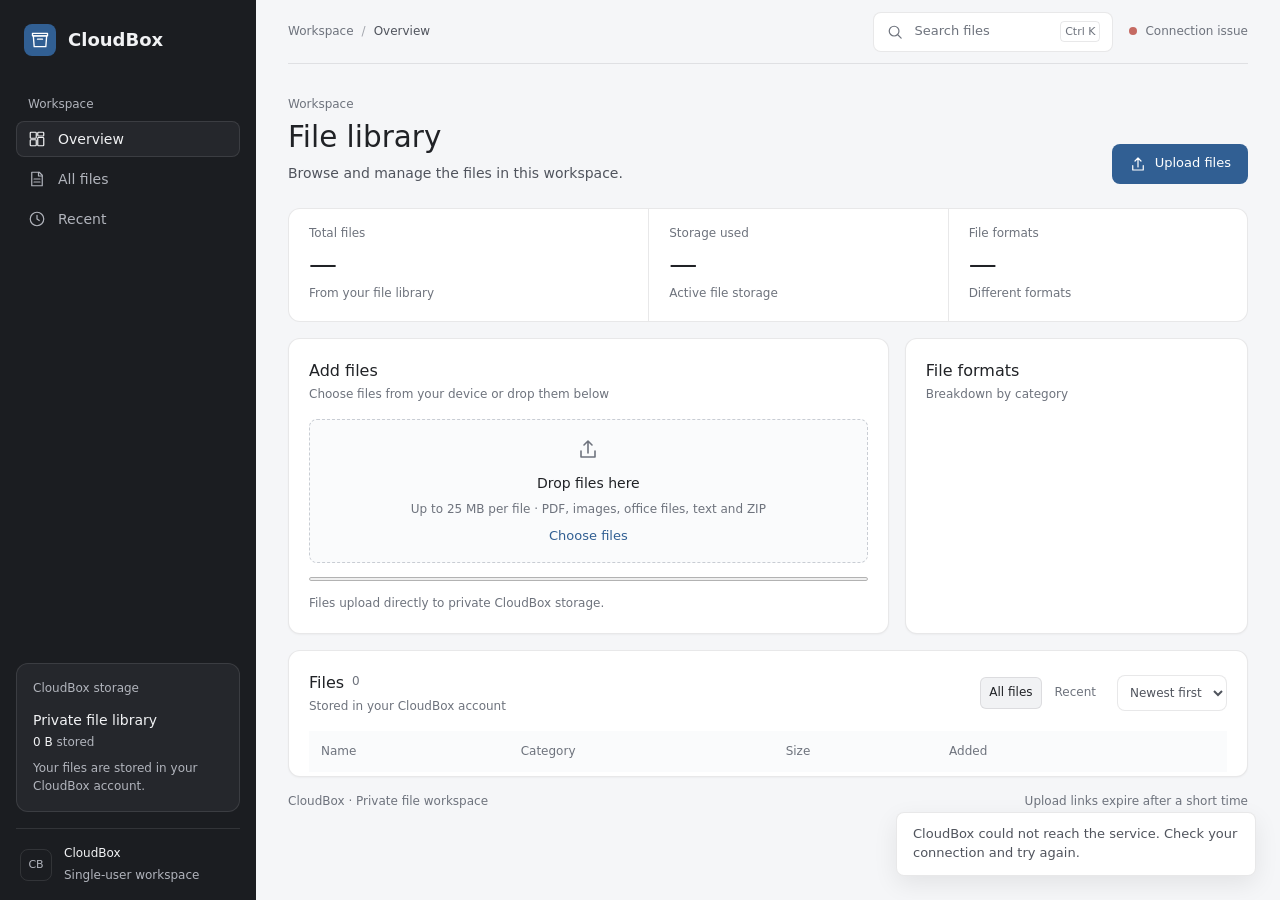
<file: CloudBox/frontend/index.html>
<!doctype html>
<html lang="en">
  <head>
    <meta charset="utf-8">
    <meta name="viewport" content="width=device-width, initial-scale=1">
    <meta name="theme-color" content="#1b1d21">
    <meta name="description" content="A simple workspace for finding and managing your files.">
    <title>CloudBox | File library</title>
    <!-- Design guidance adapted from unslop by Damir Sokolovsky, CC BY 4.0: https://github.com/heydamir/unslop -->
    <link rel="stylesheet" href="css/style.css">
    <script src="js/config.js" defer></script>
    <script src="js/api.js" defer></script>
    <script src="js/dashboard.js" defer></script>
    <script src="js/files.js" defer></script>
    <script src="js/upload.js" defer></script>
    <script src="js/app.js" defer></script>
  </head>
  <body>
    <div class="app-shell">
      <aside class="sidebar" aria-label="Main navigation">
        <a class="brand" href="#overview" aria-label="CloudBox home">
          <svg class="brand-mark" viewBox="0 0 24 24" aria-hidden="true" focusable="false"><path d="M4 7h16l-1 13H5L4 7Z"></path><path d="M3 4h18v3H3zM9 11h6"></path></svg>
          <span>CloudBox</span>
        </a>

        <p class="nav-label">Workspace</p>
        <nav class="nav-list" aria-label="Workspace">
          <button class="nav-link is-active" type="button" data-view="overview"><svg viewBox="0 0 24 24" aria-hidden="true"><rect x="3" y="3" width="8" height="8" rx="1"></rect><rect x="13" y="3" width="8" height="5" rx="1"></rect><rect x="13" y="10" width="8" height="11" rx="1"></rect><rect x="3" y="13" width="8" height="8" rx="1"></rect></svg><span class="nav-text">Overview</span></button>
          <button class="nav-link" type="button" data-view="all"><svg viewBox="0 0 24 24" aria-hidden="true"><path d="M5 3h10l4 4v14H5z"></path><path d="M14 3v5h5M8 12h8M8 16h8"></path></svg><span class="nav-text">All files</span></button>
          <button class="nav-link" type="button" data-view="recent"><svg viewBox="0 0 24 24" aria-hidden="true"><circle cx="12" cy="12" r="9"></circle><path d="M12 7v5l3 2"></path></svg><span class="nav-text">Recent</span></button>
        </nav>

        <div class="sidebar-spacer"></div>
        <section class="session-card" aria-labelledby="session-title">
          <p class="session-label">CloudBox storage</p>
          <h2 id="session-title">Private file library</h2>
          <p><strong id="storage-sidebar">0 B</strong> stored</p>
          <small>Your files are stored in your CloudBox account.</small>
        </section>
        <div class="sidebar-foot"><span class="sidebar-mark" aria-hidden="true">CB</span><span><strong>CloudBox</strong><small>Single-user workspace</small></span></div>
      </aside>

      <main class="main-content" id="overview">
        <header class="topbar">
          <div class="breadcrumb"><span>Workspace</span><span class="crumb-separator" aria-hidden="true">/</span><strong id="breadcrumb-current">Overview</strong></div>
          <div class="topbar-actions">
            <label class="search-box">
              <svg viewBox="0 0 24 24" aria-hidden="true"><circle cx="10.8" cy="10.8" r="6.5"></circle><path d="m16 16 4.2 4.2"></path></svg>
              <span class="sr-only">Search files</span><input id="search-input" type="search" placeholder="Search files" autocomplete="off"><kbd>Ctrl K</kbd>
            </label>
            <span class="connection-label" id="connection-status"><span class="status-dot" aria-hidden="true"></span>Connecting</span>
          </div>
        </header>

        <section class="page-intro" aria-labelledby="page-title">
          <div><p class="eyebrow">Workspace</p><h1 id="page-title">File library</h1><p class="intro-copy">Browse and manage the files in this workspace.</p></div>
          <button class="button button-primary" id="upload-button" type="button"><svg viewBox="0 0 24 24" aria-hidden="true"><path d="M12 16V4m-4 4 4-4 4 4M5 14v6h14v-6"></path></svg>Upload files</button>
        </section>

        <section class="stats-panel" aria-label="File statistics">
          <article class="stat-card stat-primary"><span class="stat-label">Total files</span><strong class="stat-value" id="total-files">—</strong><span class="stat-note" id="total-files-note">From your file library</span></article>
          <article class="stat-card"><span class="stat-label">Storage used</span><strong class="stat-value" id="total-storage">—</strong><span class="stat-note">Active file storage</span></article>
          <article class="stat-card"><span class="stat-label">File formats</span><strong class="stat-value" id="type-count">—</strong><span class="stat-note">Different formats</span></article>
        </section>

        <section class="content-grid">
          <article class="panel upload-panel" aria-labelledby="upload-title">
            <div class="panel-heading"><div><h2 id="upload-title">Add files</h2><p>Choose files from your device or drop them below</p></div></div>
            <div class="dropzone" id="dropzone">
              <svg class="upload-symbol" viewBox="0 0 24 24" aria-hidden="true"><path d="M12 16V4m-4 4 4-4 4 4M5 14v6h14v-6"></path></svg>
              <strong>Drop files here</strong>
              <span class="drop-copy">Up to 25 MB per file · PDF, images, office files, text and ZIP</span>
              <button class="text-button" id="choose-files" type="button">Choose files</button>
            </div>
            <input class="sr-only" id="file-input" type="file" multiple accept=".pdf,.png,.jpg,.jpeg,.gif,.webp,.txt,.md,.csv,.doc,.docx,.xls,.xlsx,.ppt,.pptx,.zip">
            <progress id="upload-progress" class="upload-progress" max="100" value="0" hidden aria-label="Upload progress"></progress>
            <p class="upload-footnote" id="upload-status">Files upload directly to private CloudBox storage.</p>
          </article>

          <article class="panel types-panel" aria-labelledby="types-title">
            <div class="panel-heading"><div><h2 id="types-title">File formats</h2><p>Breakdown by category</p></div></div>
            <div class="type-list" id="type-list"></div>
          </article>
        </section>

        <section class="panel files-panel" aria-labelledby="files-title">
          <div class="files-heading">
          <div><h2 id="files-title">Files <span class="count-badge" id="visible-count">0</span></h2><p>Stored in your CloudBox account</p></div>
            <div class="file-controls">
              <div class="filter-tabs" role="group" aria-label="Filter files"><button type="button" class="filter-tab is-selected" data-filter="all">All files</button><button type="button" class="filter-tab" data-filter="recent">Recent</button></div>
              <label class="sort-select"><span class="sr-only">Sort files</span><select id="sort-select"><option value="newest">Newest first</option><option value="oldest">Oldest first</option><option value="name">Name A-Z</option><option value="size">Largest first</option></select></label>
            </div>
          </div>
          <div class="table-wrap">
            <table>
              <thead><tr><th scope="col">Name</th><th scope="col">Category</th><th scope="col">Size</th><th scope="col">Added</th><th scope="col"><span class="sr-only">Actions</span></th></tr></thead>
              <tbody id="file-rows"></tbody>
            </table>
            <div class="empty-state" id="empty-state" hidden><span class="empty-icon" aria-hidden="true">CB</span><h3 id="empty-title">Your workspace is ready</h3><p id="empty-copy">Add a file to see it here.</p><button class="button button-secondary" id="empty-upload" type="button">Choose a file</button></div>
          </div>
        </section>
        <footer class="page-footer"><span>CloudBox <span aria-hidden="true">·</span> Private file workspace</span><span>Upload links expire after a short time</span></footer>
      </main>
    </div>
    <div class="toast" id="toast" role="status" aria-live="polite"></div>
  </body>
</html>
</file>
<file: CloudBox/frontend/css/style.css>
:root {
  color-scheme: light;
  --ink: #202226;
  --secondary: #50545d;
  --muted: #6e737d;
  --line: rgba(32, 34, 38, .1);
  --canvas: #f5f6f8;
  --surface: #fff;
  --raised: #f1f2f4;
  --sidebar: #1b1d21;
  --side-surface: #25272c;
  --side-line: rgba(255, 255, 255, .1);
  --side-text: #f1f2f4;
  --side-muted: #b1b4bc;
  --accent: #315f93;
  --accent-soft: #eaf0f6;
  --ease: cubic-bezier(.22, 1, .36, 1);
  --sidebar-width: 256px;
  font-family: ui-sans-serif, system-ui, -apple-system, BlinkMacSystemFont, "Segoe UI", sans-serif;
  font-synthesis: none;
}

* { box-sizing: border-box; }
body { margin: 0; color: var(--ink); background: var(--canvas); font-size: 14px; line-height: 1.45; }
button, input, select { font: inherit; }
button { cursor: pointer; }
button:focus-visible, input:focus-visible, select:focus-visible, a:focus-visible { outline: 3px solid #8ca8c5; outline-offset: 2px; }
h1, h2, h3, p { margin-top: 0; }
.app-shell { min-height: 100vh; }
.sidebar { position: fixed; inset: 0 auto 0 0; z-index: 2; display: flex; width: var(--sidebar-width); flex-direction: column; padding: 24px 16px 16px; color: var(--side-text); background: var(--sidebar); }
.brand { display: flex; align-items: center; gap: 12px; margin: 0 8px 40px; color: var(--side-text); font-size: 18px; font-weight: 600; text-decoration: none; }
.brand-mark { width: 32px; height: 32px; padding: 6px; border-radius: 8px; background: var(--accent); fill: none; stroke: white; stroke-linecap: round; stroke-linejoin: round; stroke-width: 1.6; }
.brand-mark path:first-child { fill: none; }
.nav-label, .eyebrow { margin: 0; color: var(--side-muted); font-size: 12px; font-weight: 400; letter-spacing: 0; }
.nav-label { margin: 0 12px 8px; }
.nav-list { display: grid; gap: 4px; }
.nav-link { display: flex; height: 36px; align-items: center; gap: 12px; padding: 0 12px; border: 0; border-radius: 8px; background: transparent; color: var(--side-muted); text-align: left; transition: background-color 140ms var(--ease), color 140ms var(--ease); }
.nav-link svg, .search-box svg, .button svg { width: 18px; height: 18px; flex: 0 0 auto; fill: none; stroke: currentColor; stroke-linecap: round; stroke-linejoin: round; stroke-width: 1.6; }
.nav-link:hover, .nav-link.is-active { background: var(--side-surface); color: var(--side-text); }
.nav-link.is-active { box-shadow: inset 0 0 0 1px var(--side-line); }
.sidebar-spacer { flex: 1; min-height: 32px; }
.session-card { padding: 16px; border: 1px solid var(--side-line); border-radius: 12px; background: var(--side-surface); }
.session-label { margin: 0 0 12px; color: var(--side-muted); font-size: 12px; }
.session-card h2 { margin: 0 0 4px; color: var(--side-text); font-size: 14px; font-weight: 500; }
.session-card p:not(.session-label) { margin: 0 0 8px; color: var(--side-muted); font-size: 12px; }
.session-card strong { color: var(--side-text); font-variant-numeric: tabular-nums; font-weight: 500; }
.session-card small { display: block; color: var(--side-muted); font-size: 12px; line-height: 1.5; }
.sidebar-foot { display: flex; align-items: center; gap: 12px; margin-top: 16px; padding: 16px 4px 0; border-top: 1px solid var(--side-line); }
.sidebar-mark { display: grid; width: 32px; height: 32px; place-items: center; border: 1px solid var(--side-line); border-radius: 8px; color: var(--side-muted); font-size: 11px; font-weight: 500; }
.sidebar-foot strong, .sidebar-foot small { display: block; }
.sidebar-foot strong { color: var(--side-text); font-size: 12px; font-weight: 500; }
.sidebar-foot small { margin-top: 4px; color: var(--side-muted); font-size: 12px; }
.main-content { width: min(calc(100% - var(--sidebar-width)), 1600px); min-height: 100vh; margin-left: var(--sidebar-width); padding: 0 32px 24px; }
.topbar { display: flex; min-height: 64px; align-items: center; justify-content: space-between; border-bottom: 1px solid var(--line); }
.breadcrumb { display: flex; align-items: center; gap: 8px; color: var(--muted); font-size: 12px; }
.breadcrumb strong { color: var(--secondary); font-weight: 500; }
.crumb-separator { color: #a3a6ad; }
.topbar-actions { display: flex; align-items: center; gap: 16px; }
.search-box { display: flex; width: 240px; height: 40px; align-items: center; gap: 8px; padding: 0 12px; border: 1px solid var(--line); border-radius: 8px; background: var(--surface); color: var(--muted); }
.search-box input { width: 100%; min-width: 0; border: 0; outline: 0; color: var(--ink); background: transparent; font-size: 13px; }
.search-box input::placeholder { color: var(--muted); }
.search-box kbd { flex: 0 0 auto; padding: 2px 4px; border: 1px solid var(--line); border-radius: 4px; color: var(--muted); font-size: 11px; font-family: inherit; }
.connection-label { display: inline-flex; align-items: center; gap: 8px; color: var(--muted); font-size: 12px; white-space: nowrap; }
.status-dot { width: 8px; height: 8px; border-radius: 50%; background: var(--accent); }
.page-intro { display: flex; align-items: end; justify-content: space-between; gap: 24px; padding: 32px 0 24px; }
.page-intro .eyebrow { margin: 0 0 8px; color: var(--muted); }
h1 { margin: 0 0 8px; font-size: clamp(28px, 2.3vw, 32px); font-weight: 500; line-height: 1.15; }
.intro-copy { margin: 0; color: var(--secondary); font-size: 14px; }
.button { display: inline-flex; min-height: 40px; align-items: center; justify-content: center; gap: 8px; padding: 0 16px; border: 1px solid transparent; border-radius: 8px; font-size: 13px; font-weight: 500; transition: background-color 140ms var(--ease), border-color 140ms var(--ease), color 140ms var(--ease); }
.button-primary { background: var(--accent); color: white; }
.button-primary:hover { background: #274d78; }
.button-secondary { border-color: var(--line); background: var(--surface); color: var(--secondary); }
.button-secondary:hover { background: var(--raised); }
.stats-panel { display: grid; grid-template-columns: 1.2fr 1fr 1fr; border: 1px solid var(--line); border-radius: 12px; background: var(--surface); }
.stat-card { min-height: 112px; padding: 16px 20px; }
.stat-card + .stat-card { border-left: 1px solid var(--line); }
.stat-label, .stat-note { display: block; color: var(--muted); font-size: 12px; }
.stat-value { display: block; margin: 8px 0 4px; font-size: 28px; font-weight: 500; line-height: 1.1; font-variant-numeric: tabular-nums; }
.content-grid { display: grid; grid-template-columns: minmax(0, 1.4fr) minmax(280px, .8fr); gap: 16px; margin-top: 16px; }
.panel { min-width: 0; padding: 20px; border: 1px solid var(--line); border-radius: 12px; background: var(--surface); box-shadow: 0 1px 2px rgba(0, 0, 0, .04); }
.panel-heading, .files-heading { display: flex; align-items: center; justify-content: space-between; gap: 16px; }
.panel-heading h2, .files-heading h2 { margin: 0; font-size: 16px; font-weight: 500; }
.panel-heading p, .files-heading p { margin: 4px 0 0; color: var(--muted); font-size: 12px; }
.dropzone { display: flex; min-height: 144px; flex-direction: column; align-items: center; justify-content: center; gap: 8px; margin-top: 16px; padding: 16px; border: 1px dashed #c9cdd4; border-radius: 8px; background: #fafbfc; color: var(--secondary); text-align: center; }
.upload-symbol { width: 24px; height: 24px; margin-bottom: 4px; fill: none; stroke: var(--muted); stroke-linecap: round; stroke-linejoin: round; stroke-width: 1.6; }
.dropzone strong { color: var(--ink); font-size: 14px; font-weight: 500; }
.drop-copy { color: var(--muted); font-size: 12px; }
.text-button { padding: 0; border: 0; background: none; color: var(--accent); font-size: 13px; font-weight: 500; }
.text-button:hover { text-decoration: underline; }
.upload-footnote { margin: 12px 0 0; color: var(--muted); font-size: 12px; }
.type-list { display: grid; gap: 16px; margin-top: 24px; }
.type-row { display: grid; grid-template-columns: 40px minmax(0, 1fr); align-items: center; gap: 12px; }
.file-type-icon { display: grid; width: 40px; height: 32px; place-items: center; border: 1px solid var(--line); border-radius: 6px; background: #fafbfc; color: var(--secondary); font-size: 12px; font-weight: 500; font-family: ui-monospace, SFMono-Regular, Consolas, monospace; }
.type-meta { min-width: 0; }
.type-meta strong { display: flex; justify-content: space-between; gap: 8px; color: var(--secondary); font-size: 12px; font-weight: 500; }
.type-meta strong span { color: var(--muted); font-variant-numeric: tabular-nums; font-weight: 400; }
.type-bar { height: 4px; margin-top: 8px; overflow: hidden; border-radius: 2px; background: var(--raised); }
.type-bar span { display: block; height: 100%; border-radius: inherit; background: var(--accent); }
.type-empty { margin: 24px 0 0; color: var(--muted); font-size: 13px; }
.files-panel { margin-top: 16px; padding-bottom: 4px; }
.files-heading { padding-bottom: 16px; }
.files-heading h2 { display: flex; align-items: center; gap: 8px; font-size: 16px; }
.count-badge { color: var(--muted); font-size: 12px; font-variant-numeric: tabular-nums; }
.file-controls { display: flex; align-items: center; gap: 12px; }
.filter-tabs { display: flex; align-items: center; gap: 4px; }
.filter-tab { min-height: 32px; padding: 4px 8px; border: 1px solid transparent; border-radius: 6px; background: transparent; color: var(--muted); font-size: 12px; }
.filter-tab:hover { color: var(--ink); }
.filter-tab.is-selected { border-color: var(--line); background: var(--raised); color: var(--ink); }
.sort-select select { max-width: 140px; min-height: 36px; padding: 4px 8px; border: 1px solid var(--line); border-radius: 8px; background: var(--surface); color: var(--secondary); font-size: 12px; }
.table-wrap { overflow-x: auto; }
table { width: 100%; border-collapse: collapse; text-align: left; }
thead { background: #fafbfc; }
th { padding: 12px; color: var(--muted); font-size: 12px; font-weight: 400; }
td { padding: 12px; border-top: 1px solid var(--line); color: var(--secondary); font-size: 13px; white-space: nowrap; }
td:first-child { min-width: 220px; }
.file-name-cell { display: flex; align-items: center; gap: 12px; }
.file-name-cell strong { display: block; overflow: hidden; max-width: 280px; color: var(--ink); font-size: 13px; font-weight: 500; text-overflow: ellipsis; }
.file-name-cell small { display: block; margin-top: 4px; color: var(--muted); font-size: 12px; }
.row-actions { display: flex; justify-content: end; gap: 8px; }
.icon-button { padding: 4px; border: 0; border-radius: 4px; background: transparent; color: var(--accent); font-size: 12px; }
.icon-button:hover { text-decoration: underline; }
.icon-button.delete { color: var(--muted); }
.icon-button.delete:hover { color: #a43d3d; }
.empty-state { padding: 32px 16px; color: var(--muted); text-align: center; }
.empty-state[hidden] { display: none; }
.empty-icon { display: grid; width: 40px; height: 40px; place-items: center; margin: 0 auto 12px; border: 1px solid var(--line); border-radius: 8px; color: var(--muted); font-size: 12px; }
.empty-state h3 { margin: 0 0 4px; color: var(--ink); font-size: 14px; font-weight: 500; }
.empty-state p { margin: 0 0 16px; font-size: 13px; }
.page-footer { display: flex; justify-content: space-between; gap: 16px; padding: 16px 0 0; color: var(--muted); font-size: 12px; }
.toast { position: fixed; right: 24px; bottom: 24px; z-index: 5; max-width: min(360px, calc(100vw - 32px)); padding: 12px 16px; transform: translateY(8px); border: 1px solid var(--line); border-radius: 8px; background: var(--surface); box-shadow: 0 8px 24px rgba(0, 0, 0, .08); color: var(--secondary); font-size: 13px; opacity: 0; pointer-events: none; transition: opacity 160ms var(--ease), transform 160ms var(--ease); }
.toast.is-visible { transform: translateY(0); opacity: 1; }
.upload-progress { display: block; width: 100%; height: 8px; margin-top: 12px; accent-color: var(--accent); }
.connection-label.is-connected .status-dot { background: #3f9a75; }
.connection-label.is-error .status-dot { background: #c56a62; }
.login-page { min-height: 100vh; display: grid; place-items: center; padding: 24px; background: var(--canvas); }
.login-card { width: min(100%, 440px); padding: 32px; border: 1px solid var(--line); border-radius: 12px; background: var(--surface); box-shadow: 0 12px 40px rgba(18, 24, 38, .08); }
.login-card .brand { display: inline-flex; align-items: center; gap: 10px; color: var(--ink); text-decoration: none; font-weight: 600; }
.brand-mark-text { display: grid; width: 32px; height: 32px; place-items: center; border-radius: 8px; background: var(--ink); color: white; font-size: 12px; }
.login-card .eyebrow { margin: 28px 0 8px; color: var(--muted); font-size: 12px; text-transform: uppercase; letter-spacing: .08em; }
.login-card h1 { margin: 0 0 12px; font-size: 26px; font-weight: 550; }
.login-card > p:not(.eyebrow) { color: var(--secondary); line-height: 1.6; }
.login-card form { display: grid; gap: 10px; margin-top: 24px; }
.login-card label { font-size: 13px; font-weight: 500; }
.login-card input { width: 100%; min-height: 42px; padding: 10px 12px; border: 1px solid var(--line); border-radius: 7px; background: white; color: var(--ink); font: inherit; }
.login-card .form-error { min-height: 20px; margin: 0; color: #a43e37; font-size: 13px; }
.login-card .button { justify-content: center; }
.sr-only { position: absolute; width: 1px; height: 1px; padding: 0; overflow: hidden; clip: rect(0, 0, 0, 0); white-space: nowrap; clip-path: inset(50%); border: 0; }

@media (max-width: 1056px) {
  .main-content { padding-right: 24px; padding-left: 24px; }
  .content-grid { grid-template-columns: minmax(0, 1.2fr) minmax(240px, .8fr); }
}
@media (max-width: 800px) {
  :root { --sidebar-width: 72px; }
  .sidebar { align-items: center; padding: 16px 8px; }
  .brand { margin: 0 0 32px; }
  .brand > span:last-child, .nav-label, .session-card, .sidebar-foot > span:last-child { display: none; }
  .nav-list { width: 100%; }
  .nav-link { justify-content: center; width: 48px; height: 40px; margin: 0 auto; padding: 0; }
  .nav-text { position: absolute; width: 1px; height: 1px; padding: 0; overflow: hidden; clip: rect(0, 0, 0, 0); white-space: nowrap; clip-path: inset(50%); }
  .sidebar-foot { margin-top: 16px; padding: 16px 0 0; border-top: 0; }
  .main-content { padding-right: 20px; padding-left: 20px; }
  .content-grid { grid-template-columns: 1fr; }
}
@media (max-width: 560px) {
  .main-content { padding-right: 16px; padding-left: 16px; }
  .topbar { min-height: 56px; }
  .topbar-actions { gap: 12px; }
  .breadcrumb { font-size: 0; }
  .breadcrumb strong { font-size: 12px; }
  .topbar-actions { flex: 1; justify-content: end; }
  .search-box { width: min(48vw, 180px); justify-content: start; padding: 0 8px; }
  .search-box kbd, .connection-label { display: none; }
  .page-intro { align-items: start; flex-direction: column; gap: 16px; padding: 24px 0 20px; }
  .stats-panel { grid-template-columns: 1fr; }
  .stat-card { min-height: 88px; padding: 12px 16px; }
  .stat-card + .stat-card { border-top: 1px solid var(--line); border-left: 0; }
  .stat-value { margin: 4px 0; font-size: 24px; }
  .files-heading { align-items: start; flex-direction: column; }
  .file-controls { width: 100%; justify-content: space-between; }
  .sort-select select { max-width: 136px; }
  .panel { padding: 16px; }
  .page-footer { flex-direction: column; }
  th:nth-child(2), td:nth-child(2) { display: none; }
}
@media (prefers-reduced-motion: reduce) { *, *::before, *::after { scroll-behavior: auto !important; transition-duration: .01ms !important; } }
</file>
